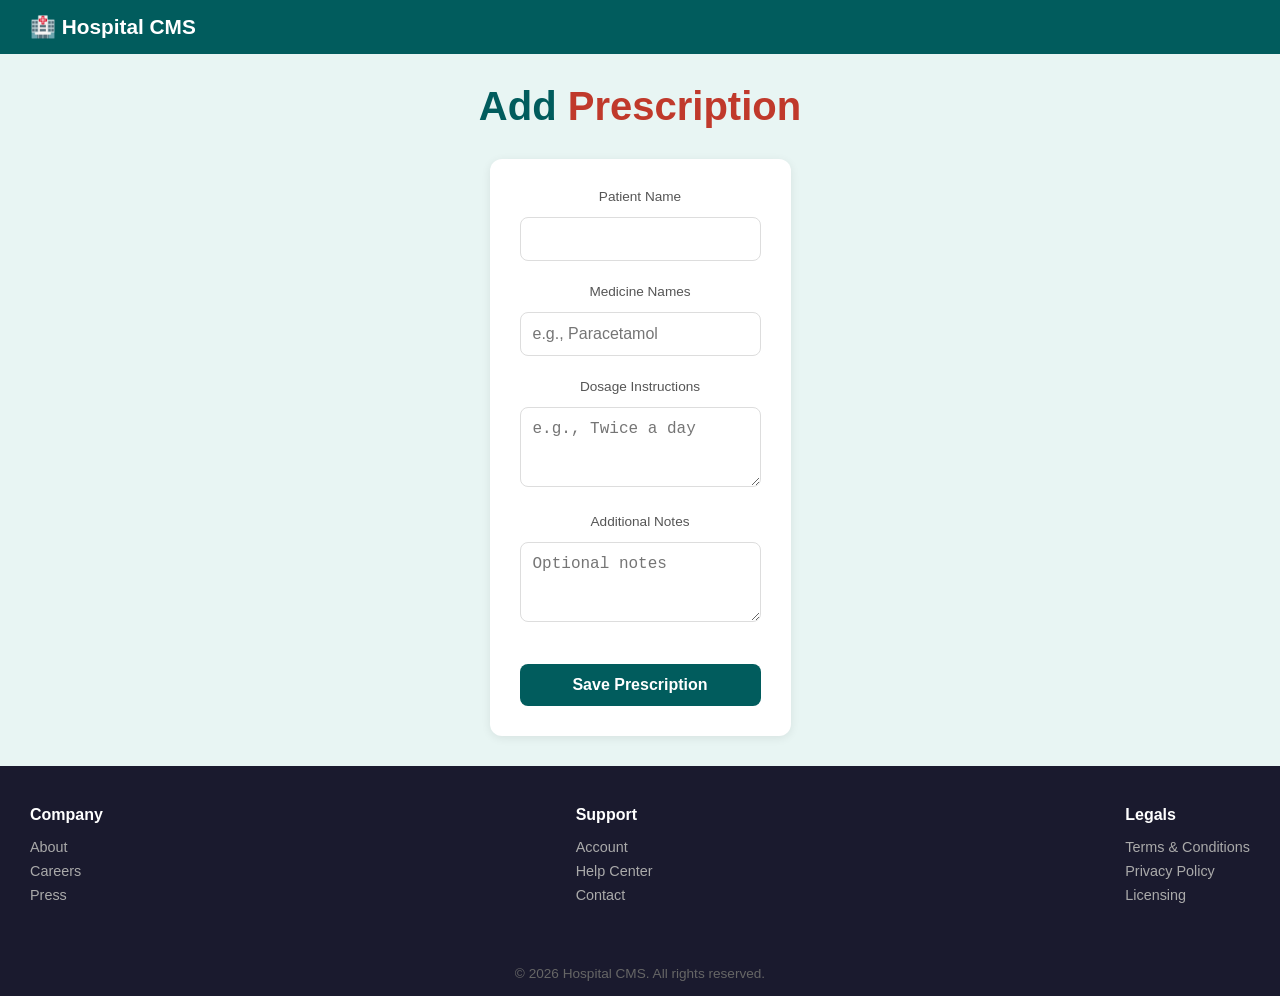
<file: src/main/resources/static/pages/addPrescription.html>
<!DOCTYPE html>
<html lang="en">
<head>
    <meta charset="UTF-8">
    <meta name="viewport" content="width=device-width, initial-scale=1.0">
    <title>Add Prescription</title>
    <link rel="stylesheet" href="../assets/css/style.css" />
    <link rel="stylesheet" href="../assets/css/addPrescription.css" />
    <script src="../js/util.js" defer></script>
    <script src="../js/render.js" defer></script>
    <script src="../js/components/header.js" defer></script>
    <script src="../js/components/footer.js" defer></script>
</head>
<body>
    <div class="container">
        <div class="wrapper">
            <div id="header"></div>

            <main class="main-content">
                <h2>Add <span>Prescription</span></h2>

                <form id="prescriptionForm" class="prescription-form">
                    <div class="form-group">
                        <label>Patient Name</label>
                        <input type="text" id="patientName" class="input-field" readonly />
                    </div>
                    <div class="form-group">
                        <label>Medicine Names</label>
                        <input type="text" id="medication" class="input-field" placeholder="e.g., Paracetamol" required />
                    </div>
                    <div class="form-group">
                        <label>Dosage Instructions</label>
                        <textarea id="dosage" class="input-field" placeholder="e.g., Twice a day" required></textarea>
                    </div>
                    <div class="form-group">
                        <label>Additional Notes</label>
                        <textarea id="doctorNotes" class="input-field" placeholder="Optional notes"></textarea>
                    </div>
                    <button type="submit" class="submit-btn">Save Prescription</button>
                </form>
            </main>

            <div id="footer"></div>
        </div>
    </div>

    <script type="module" src="../js/addPrescription.js"></script>
</body>
</html>
</file>
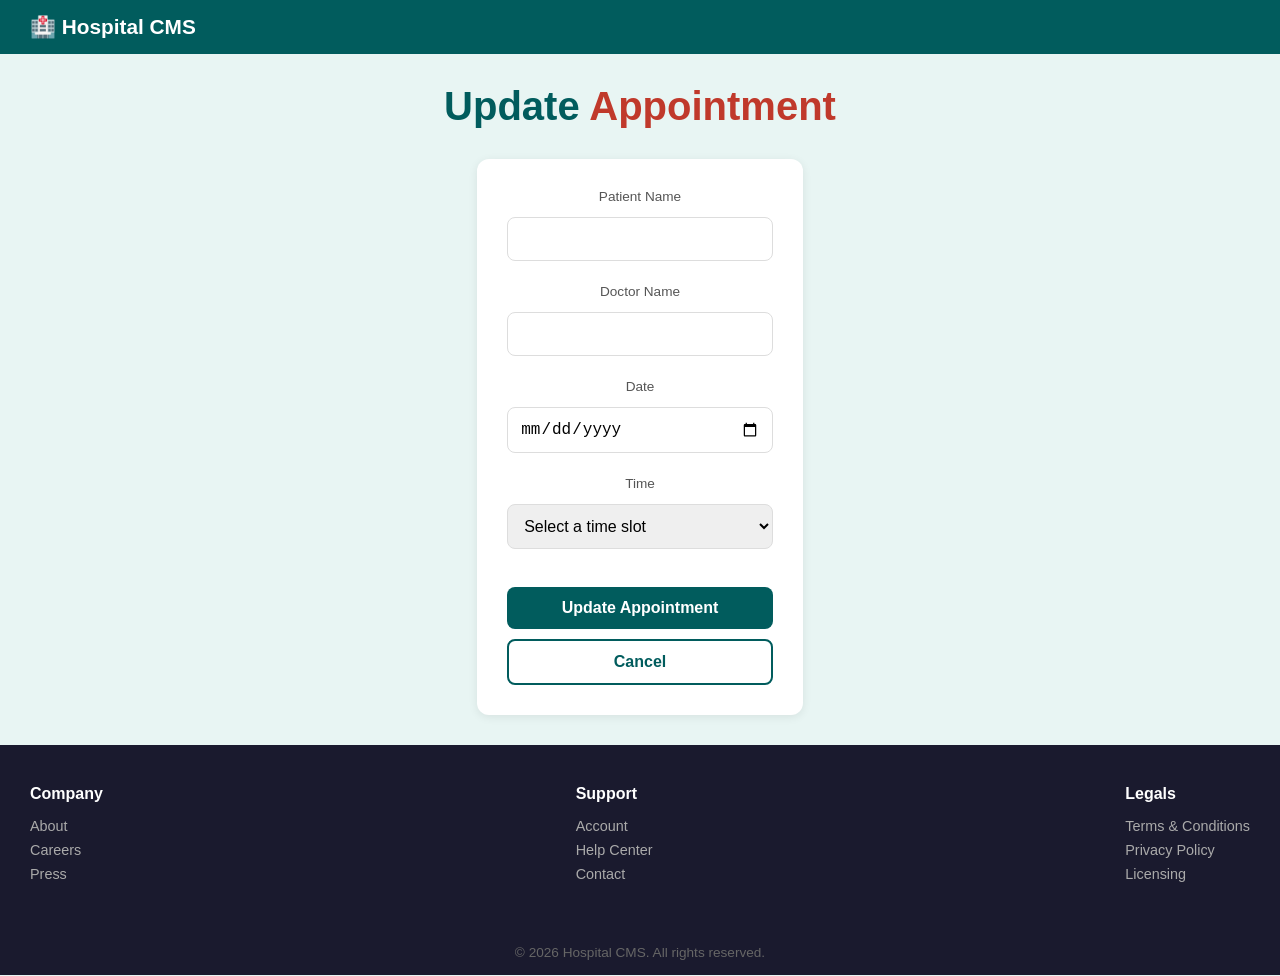
<file: src/main/resources/static/pages/updateAppointment.html>
<!DOCTYPE html>
<html lang="en">
<head>
    <meta charset="UTF-8">
    <meta name="viewport" content="width=device-width, initial-scale=1.0">
    <title>Update Appointment</title>
    <link rel="stylesheet" href="../assets/css/style.css" />
    <link rel="stylesheet" href="../assets/css/updateAppointment.css" />
    <script src="../js/util.js" defer></script>
    <script src="../js/render.js" defer></script>
    <script src="../js/components/header.js" defer></script>
    <script src="../js/components/footer.js" defer></script>
</head>
<body>
    <div class="container">
        <div class="wrapper">
            <div id="header"></div>

            <main class="main-content">
                <h2>Update <span>Appointment</span></h2>

                <form id="updateAppointmentForm" class="appointment-form">
                    <div class="form-group">
                        <label>Patient Name</label>
                        <input type="text" id="patientName" class="input-field" readonly />
                    </div>
                    <div class="form-group">
                        <label>Doctor Name</label>
                        <input type="text" id="doctorName" class="input-field" />
                    </div>
                    <div class="form-group">
                        <label>Date</label>
                        <input type="date" id="appointmentDate" class="input-field" required />
                    </div>
                    <div class="form-group">
                        <label>Time</label>
                        <select id="timeSlot" class="input-field" required>
                            <option value="">Select a time slot</option>
                            <option value="09:00-10:00">09:00-10:00</option>
                            <option value="10:00-11:00">10:00-11:00</option>
                            <option value="11:00-12:00">11:00-12:00</option>
                            <option value="12:00-13:00">12:00-13:00</option>
                            <option value="13:00-14:00">13:00-14:00</option>
                            <option value="14:00-15:00">14:00-15:00</option>
                            <option value="15:00-16:00">15:00-16:00</option>
                            <option value="16:00-17:00">16:00-17:00</option>
                        </select>
                    </div>
                    <button type="submit" class="submit-btn">Update Appointment</button>
                    <button type="button" class="cancel-btn" onclick="window.history.back()">Cancel</button>
                </form>
            </main>

            <div id="footer"></div>
        </div>
    </div>

    <script type="module" src="../js/updateAppointment.js"></script>
</body>
</html>
</file>
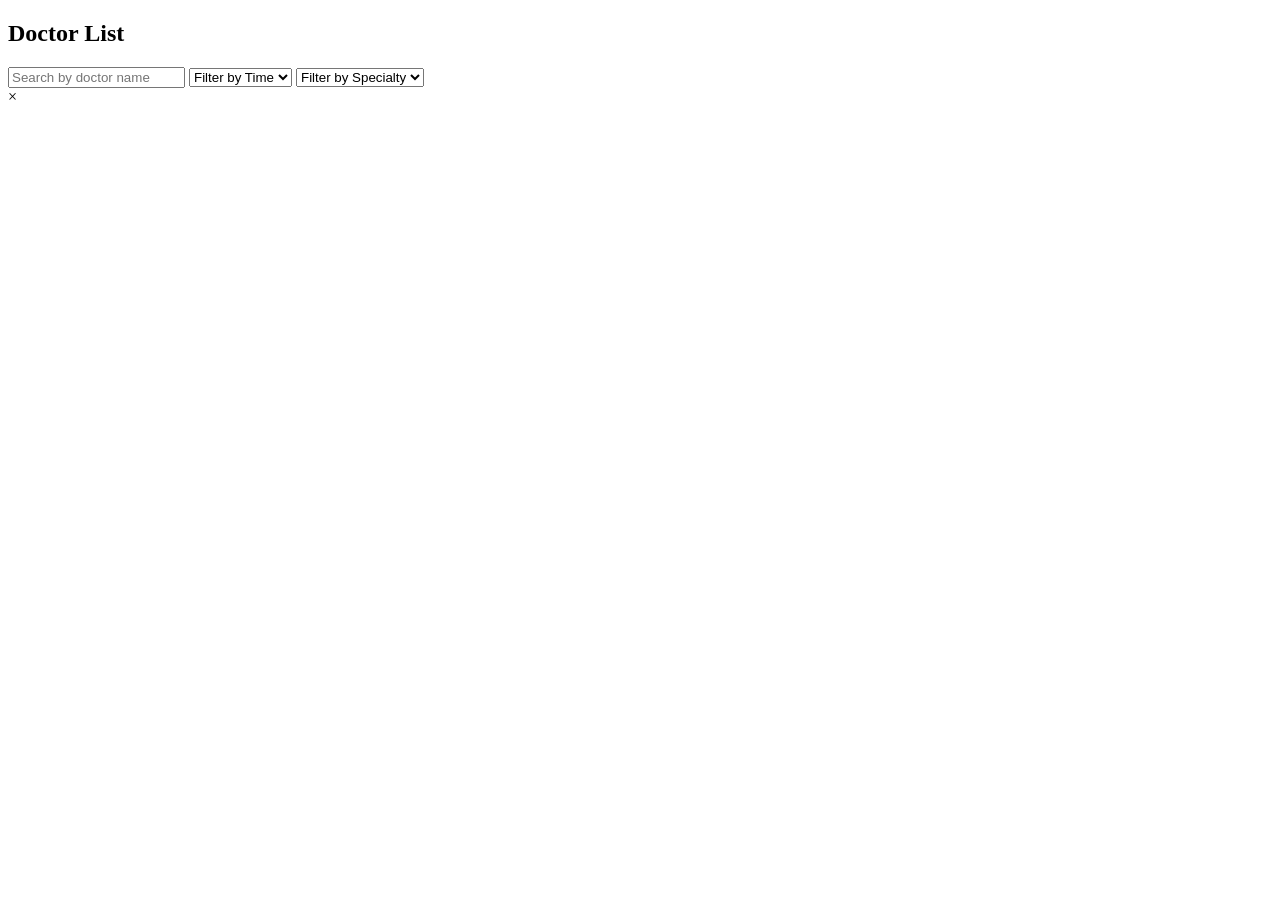
<file: src/main/resources/templates/admin/adminDashboard.html>
<!DOCTYPE html>
<html lang="en" xmlns:th="http://www.thymeleaf.org">
<head>
    <meta charset="UTF-8">
    <meta name="viewport" content="width=device-width, initial-scale=1.0">
    <title>Admin Dashboard</title>

    <!--
        CSS FILES:
        adminDashboard.css — Page-specific styles
        style.css — Global styles (shared across all pages)
    -->
    <link rel="stylesheet" th:href="@{/assets/css/adminDashboard.css}">
    <link rel="stylesheet" th:href="@{/assets/css/style.css}">

    <!--
        JAVASCRIPT FILES:
        render.js — Functions to create doctor cards dynamically
        util.js — Helper functions (token, alerts, API calls)
        header.js — Dynamic header (shows "Add Doctor" button)
        footer.js — Dynamic footer
    -->
    <script th:src="@{/js/render.js}" defer></script>
    <script th:src="@{/js/util.js}" defer></script>
    <script th:src="@{/js/components/header.js}" defer></script>
    <script th:src="@{/js/components/footer.js}" defer></script>
</head>
<body>
    <div class="container">
        <div class="wrapper">
            <!--
                HEADER PLACEHOLDER:
                header.js injects: Logo + "Add Doctor" button + Logout
            -->
            <div id="header"></div>

            <!--
                MAIN CONTENT — Admin Dashboard
                Contains:
                1. Search bar — Filter doctors by name
                2. Filter dropdowns — By time (AM/PM) and specialty
                3. Content area — Doctor cards are injected here by JS
            -->
            <main class="main-content">
                <h2>Doctor <span>List</span></h2>

                <!-- Search and Filter Toolbar -->
                <div class="filter-wrapper">
                    <input type="text" id="searchBar" placeholder="Search by doctor name" />
                    <select class="select-dropdown" id="filterTime">
                        <option value="">Filter by Time</option>
                        <option value="AM">AM</option>
                        <option value="PM">PM</option>
                    </select>
                    <select class="select-dropdown" id="filterSpecialty">
                        <option value="">Filter by Specialty</option>
                        <option value="Cardiologist">Cardiologist</option>
                        <option value="Neurologist">Neurologist</option>
                        <option value="Orthopedist">Orthopedist</option>
                        <option value="Pediatrician">Pediatrician</option>
                        <option value="Dermatologist">Dermatologist</option>
                    </select>
                </div>

                <!--
                    CONTENT AREA:
                    Doctor cards are dynamically injected here by adminDashboard.js
                    Each card shows: name, specialty, email, availability, delete button
                -->
                <div id="content"></div>
            </main>

            <div id="footer"></div>
        </div>
    </div>

    <!--
        MODAL — Used for "Add Doctor" form
        header.js handles showing/hiding this modal
    -->
    <div id="modal" class="modal">
        <div class="modal-content">
            <span id="closeModal" class="close">&times;</span>
            <div id="modal-body"></div>
        </div>
    </div>

    <!--
        PAGE-SPECIFIC JAVASCRIPT:
        adminDashboard.js — Handles loading doctors, search, filters
        doctorCard.js — Component for creating individual doctor cards
    -->
    <script type="module" th:src="@{/js/adminDashboard.js}"></script>
    <script type="module" th:src="@{/js/components/doctorCard.js}"></script>
</body>
</html>
</file>
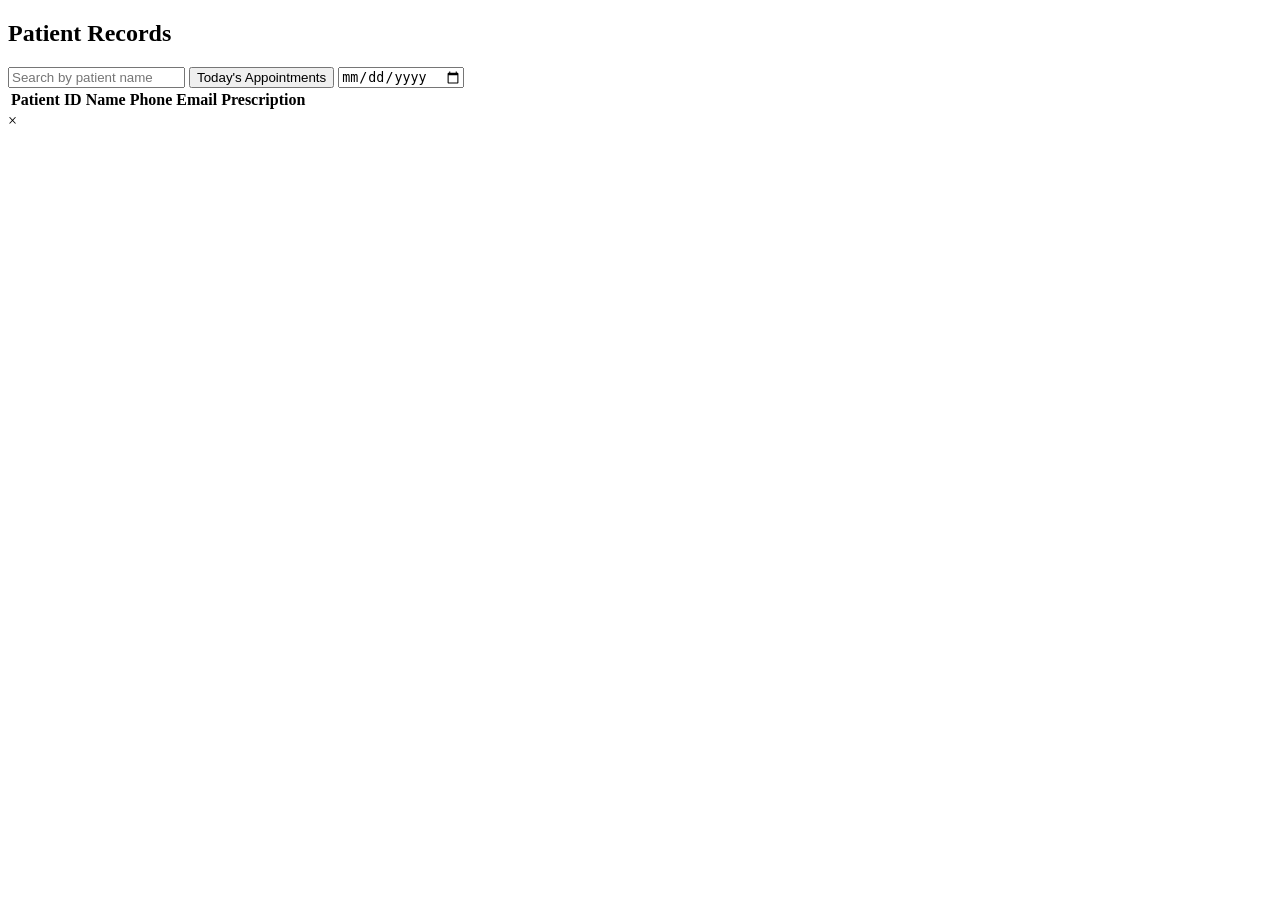
<file: src/main/resources/templates/doctor/doctorDashboard.html>
<!DOCTYPE html>
<html lang="en" xmlns:th="http://www.thymeleaf.org">
<head>
    <meta charset="UTF-8">
    <meta name="viewport" content="width=device-width, initial-scale=1.0">
    <title>Doctor Dashboard</title>

    <!--
        CSS FILES:
        doctorDashboard.css — Page-specific styles
        adminDashboard.css — Shared admin/doctor styles (cards, filters)
        style.css — Global styles
    -->
    <link rel="stylesheet" th:href="@{/assets/css/adminDashboard.css}">
    <link rel="stylesheet" th:href="@{/assets/css/doctorDashboard.css}">
    <link rel="stylesheet" th:href="@{/assets/css/style.css}">

    <!--
        JAVASCRIPT FILES:
        render.js — Functions to create patient rows dynamically
        util.js — Helper functions
        header.js — Dynamic header (shows "Home" + Logout)
        footer.js — Dynamic footer
        patientRows.js — Component for patient table rows
    -->
    <script th:src="@{/js/render.js}" defer></script>
    <script th:src="@{/js/util.js}" defer></script>
    <script th:src="@{/js/components/header.js}" defer></script>
    <script th:src="@{/js/components/footer.js}" defer></script>
    <script th:src="@{/js/components/patientRows.js}" defer></script>
</head>
<body>
    <div class="container">
        <div class="wrapper">
            <!-- HEADER — "Home" + Logout -->
            <div id="header"></div>

            <!--
                MAIN CONTENT — Doctor Dashboard
                Contains:
                1. Search bar — Filter appointments by patient name
                2. Filter buttons — "Today's Appointments" + date picker
                3. Patient records table — Shows all appointments
            -->
            <main class="main-content">
                <h2>Patient <span>Records</span></h2>

                <!-- Search and Filter Toolbar -->
                <div class="filter-wrapper">
                    <input type="text" id="searchBar" placeholder="Search by patient name" />
                    <button class="filter-btn" id="todayBtn">Today's Appointments</button>
                    <input type="date" class="date-input" id="dateFilter" />
                </div>

                <!--
                    PATIENT RECORDS TABLE:
                    Dynamically populated by doctorDashboard.js
                    Columns: Patient ID, Name, Phone, Email, Prescription
                -->
                <table id="patientTable">
                    <thead>
                        <tr>
                            <th>Patient ID</th>
                            <th>Name</th>
                            <th>Phone</th>
                            <th>Email</th>
                            <th>Prescription</th>
                        </tr>
                    </thead>
                    <tbody id="patientTableBody">
                        <!-- Rows injected by doctorDashboard.js -->
                    </tbody>
                </table>
            </main>

            <div id="footer"></div>
        </div>
    </div>

    <!--
        MODAL — Used for viewing/adding prescriptions
    -->
    <div id="modal" class="modal">
        <div class="modal-content">
            <span id="closeModal" class="close">&times;</span>
            <div id="modal-body"></div>
        </div>
    </div>

    <!--
        PAGE-SPECIFIC JAVASCRIPT:
        doctorDashboard.js — Handles loading appointments, search, filters
        patientServices.js — API calls for patient data
    -->
    <script type="module" th:src="@{/js/doctorDashboard.js}"></script>
    <script type="module" th:src="@{/js/services/patientServices.js}"></script>
</body>
</html>
</file>
<file: src/main/resources/static/assets/css/style.css>
/*
 * ============================================================
 * STYLE.CSS — Global Styles
 * ============================================================
 * This file contains styles that are SHARED across all pages.
 * Think of it as the "design system" — buttons, colors, fonts,
 * layout rules that every page uses.
 * 
 * WHY separate global from page-specific?
 * 1. DRY (Don't Repeat Yourself) — write once, use everywhere
 * 2. Consistency — all buttons look the same
 * 3. Easy maintenance — change one color, it updates everywhere
 */

/* ============================================================
   CSS RESET — Remove browser defaults
   ============================================================
   Every browser has slightly different default styles.
   This reset makes everything CONSISTENT across browsers.
   
   margin: 0 → Remove default margins
   padding: 0 → Remove default padding
   box-sizing: border-box → Width includes padding + border
     Without this: width=200px + padding=20px = 240px total (unexpected!)
     With this: width=200px includes the padding (expected!)
 */
* {
    margin: 0;
    padding: 0;
    box-sizing: border-box;
}

/*
 * BASE STYLES — Applied to the entire page
 * 
 * Roboto font — Clean, modern, Google's recommended font.
 * height: 100% — Makes the page fill the full viewport.
 */
html, body {
    height: 100%;
    font-family: 'Roboto', Arial, sans-serif;
    background-color: #e8f5f3;
}

/*
 * LAYOUT — Flexbox column that fills the viewport
 * 
 * .wrapper is used on EVERY page as the main container.
 * display: flex → Enables flexbox layout
 * flex-direction: column → Stack children vertically
 * min-height: 100vh → At least as tall as the viewport
 */
.wrapper {
    display: flex;
    flex-direction: column;
    min-height: 100vh;
}

/*
 * MAIN CONTENT — Grows to fill available space
 * 
 * flex: 1 → Takes up ALL remaining space after header/footer.
 * This ensures the footer stays at the bottom even on short pages.
 * 
 * background: Medical-themed gradient with an image overlay.
 * background-size: cover → Image fills the entire area
 * background-attachment: fixed → Image doesn't scroll with content
 */
.main-content {
    flex: 1;
    display: flex;
    flex-direction: column;
    align-items: center;
    justify-content: center;
    padding: 40px 20px;
    text-align: center;
    background: 
        linear-gradient(rgba(232, 245, 243, 0.85), rgba(232, 245, 243, 0.85)),
        url('../images/defineRole/index.png');
    background-size: cover;
    background-position: center;
    background-attachment: fixed;
}

/*
 * HEADINGS — Consistent typography
 * 
 * Color: #015c5d (dark teal) — The primary brand color.
 * The span with class "highlight" uses #c0392b (red) for emphasis.
 * Example: "Select Your **Role**" where "Role" is red.
 */
h2 {
    font-size: 2.5rem;
    color: #015c5d;
    margin-bottom: 30px;
    font-weight: 700;
}

h2 .highlight,
h2 span {
    color: #c0392b;
}

/*
 * BUTTONS — Consistent button styling
 * 
 * All buttons share these base styles.
 * Page-specific classes (like .role-btn, .adminBtn) add extra styles.
 */
.button, .role-btn, .adminBtn {
    padding: 12px 30px;
    border: none;
    border-radius: 25px;
    font-size: 1rem;
    font-weight: 600;
    cursor: pointer;
    transition: all 0.3s ease;
    /* transition = smooth animation when hovering */
}

/*
 * ROLE BUTTONS — The Admin/Patient/Doctor buttons
 * 
 * Dark teal background (#015c5d) with white text.
 * On hover: slightly darker (#014a4b) with a subtle lift (translateY).
 * The translate(-2px) lifts the button UP 2 pixels on hover.
 */
.role-btn {
    background-color: #015c5d;
    color: white;
    width: 250px;
    margin: 10px 0;
    font-size: 1.1rem;
}

.role-btn:hover {
    background-color: #014a4b;
    transform: translateY(-2px);
    box-shadow: 0 4px 8px rgba(0, 0, 0, 0.2);
}

/*
 * MODAL — Login popup
 * 
 * display: none → Hidden by default
 * position: fixed → Stays in place even when scrolling
 * z-index: 1000 → Sits ON TOP of everything else
 * 
 * The overlay (rgba(0,0,0,0.5)) creates a dark background
 * behind the modal, focusing attention on the login form.
 */
.modal {
    display: none;
    position: fixed;
    top: 0;
    left: 0;
    width: 100%;
    height: 100%;
    background-color: rgba(0, 0, 0, 0.5);
    z-index: 1000;
    justify-content: center;
    align-items: center;
}

/*
 * MODAL CONTENT — The actual login form box
 * 
 * White background, rounded corners, shadow for depth.
 * max-width: 400px → Prevents the form from being too wide
 * 
 * When .modal has display: flex, this content is centered.
 */
.modal-content {
    background: white;
    padding: 30px;
    border-radius: 15px;
    width: 90%;
    max-width: 400px;
    position: relative;
    box-shadow: 0 10px 30px rgba(0, 0, 0, 0.3);
}

/*
 * CLOSE BUTTON — The X in the top-right corner of the modal
 * 
 * position: absolute → Positioned relative to .modal-content
 * top: 10px, right: 15px → Top-right corner
 * font-size: 1.5rem → Large enough to click easily
 */
.close {
    position: absolute;
    top: 10px;
    right: 15px;
    font-size: 1.5rem;
    cursor: pointer;
    color: #888;
}

.close:hover {
    color: #333;
}

/*
 * FORM INPUTS — Text fields in login/register forms
 * 
 * width: 100% → Full width of the container
 * padding: 12px → Comfortable click/tap area
 * border: 1px solid #ddd → Subtle border
 * border-radius: 8px → Rounded corners
 * 
 * :focus → When the user clicks into the field
 * border-color: #015c5d → Teal border highlights the active field
 */
.input-field {
    width: 100%;
    padding: 12px;
    margin: 8px 0;
    border: 1px solid #ddd;
    border-radius: 8px;
    font-size: 1rem;
    outline: none;
    transition: border-color 0.3s;
}

.input-field:focus {
    border-color: #015c5d;
}

/*
 * SUBMIT BUTTON — Login/Register button inside the modal
 * 
 * Full width, dark teal, white text.
 * On hover: slightly darker with a lift effect.
 */
.submit-btn {
    width: 100%;
    padding: 12px;
    background-color: #015c5d;
    color: white;
    border: none;
    border-radius: 8px;
    font-size: 1rem;
    font-weight: 600;
    cursor: pointer;
    margin-top: 15px;
    transition: all 0.3s;
}

.submit-btn:hover {
    background-color: #014a4b;
    transform: translateY(-1px);
}

/*
 * HEADER — Top navigation bar
 * 
 * Dark teal background with white text.
 * Flexbox for horizontal layout (logo + nav items).
 */
.header {
    background-color: #015c5d;
    color: white;
    padding: 15px 30px;
    display: flex;
    justify-content: space-between;
    align-items: center;
}

.header .logo {
    font-size: 1.3rem;
    font-weight: 700;
}

.header .nav-items {
    display: flex;
    gap: 20px;
    align-items: center;
}

.header .nav-items a,
.header .nav-items button {
    color: white;
    text-decoration: none;
    font-size: 1rem;
    background: none;
    border: none;
    cursor: pointer;
}

/*
 * FOOTER — Bottom section
 * 
 * Dark background with 3 columns: Company, Support, Legals.
 * Flexbox for the column layout.
 */
.footer {
    background-color: #1a1a2e;
    color: #ccc;
    padding: 40px 30px;
    display: flex;
    justify-content: space-between;
    flex-wrap: wrap;
}

.footer-column h4 {
    color: white;
    margin-bottom: 15px;
    font-size: 1rem;
}

.footer-column a {
    display: block;
    color: #aaa;
    text-decoration: none;
    margin-bottom: 8px;
    font-size: 0.9rem;
}

.footer-column a:hover {
    color: white;
}

/*
 * SELECT DROPDOWN — Filter dropdowns
 * 
 * Used in admin/doctor/patient dashboards for filtering.
 * Styled to match the teal theme.
 */
.select-dropdown {
    padding: 10px 15px;
    border: 1px solid #ddd;
    border-radius: 8px;
    font-size: 0.95rem;
    background-color: white;
    cursor: pointer;
    outline: none;
}

.select-dropdown:focus {
    border-color: #015c5d;
}

/*
 * SEARCH BAR — Used across dashboards
 * 
 * Full width on mobile, fixed width on desktop.
 * Teal border on focus for visual feedback.
 */
.searchBar, #searchBar {
    width: 100%;
    max-width: 600px;
    padding: 12px 20px;
    border: 2px solid #ddd;
    border-radius: 25px;
    font-size: 1rem;
    margin-bottom: 20px;
    outline: none;
    transition: border-color 0.3s;
}

.searchBar:focus, #searchBar:focus {
    border-color: #015c5d;
}

/*
 * RESPONSIVE DESIGN — Mobile-friendly
 * 
 * @media queries adjust styles for smaller screens.
 * max-width: 768px → Applies to tablets and phones.
 */
@media (max-width: 768px) {
    h2 {
        font-size: 1.8rem;
    }

    .role-btn {
        width: 200px;
    }

    .footer {
        flex-direction: column;
        gap: 20px;
    }
}
</file>
<file: src/main/resources/static/assets/css/addPrescription.css>
/*
 * ADD PRESCRIPTION CSS
 */
.main-content {
    padding: 30px;
    background: linear-gradient(rgba(232, 245, 243, 0.9), rgba(232, 245, 243, 0.9));
}

.prescription-form {
    max-width: 500px;
    margin: 0 auto;
    background: white;
    padding: 30px;
    border-radius: 12px;
    box-shadow: 0 2px 10px rgba(0, 0, 0, 0.08);
}

.prescription-form .form-group {
    margin-bottom: 15px;
}

.prescription-form label {
    display: block;
    font-size: 0.85rem;
    color: #555;
    margin-bottom: 5px;
    font-weight: 500;
}

.prescription-form textarea {
    min-height: 80px;
    resize: vertical;
}
</file>
<file: src/main/resources/static/assets/css/updateAppointment.css>
/*
 * UPDATE APPOINTMENT CSS
 */
.main-content {
    padding: 30px;
    background: linear-gradient(rgba(232, 245, 243, 0.9), rgba(232, 245, 243, 0.9));
}

.appointment-form {
    max-width: 500px;
    margin: 0 auto;
    background: white;
    padding: 30px;
    border-radius: 12px;
    box-shadow: 0 2px 10px rgba(0, 0, 0, 0.08);
}

.appointment-form .form-group {
    margin-bottom: 15px;
}

.appointment-form label {
    display: block;
    font-size: 0.85rem;
    color: #555;
    margin-bottom: 5px;
    font-weight: 500;
}

.cancel-btn {
    width: 100%;
    padding: 12px;
    background-color: white;
    color: #015c5d;
    border: 2px solid #015c5d;
    border-radius: 8px;
    font-size: 1rem;
    font-weight: 600;
    cursor: pointer;
    margin-top: 10px;
    transition: all 0.3s;
}

.cancel-btn:hover {
    background-color: #e8f5f3;
}
</file>
